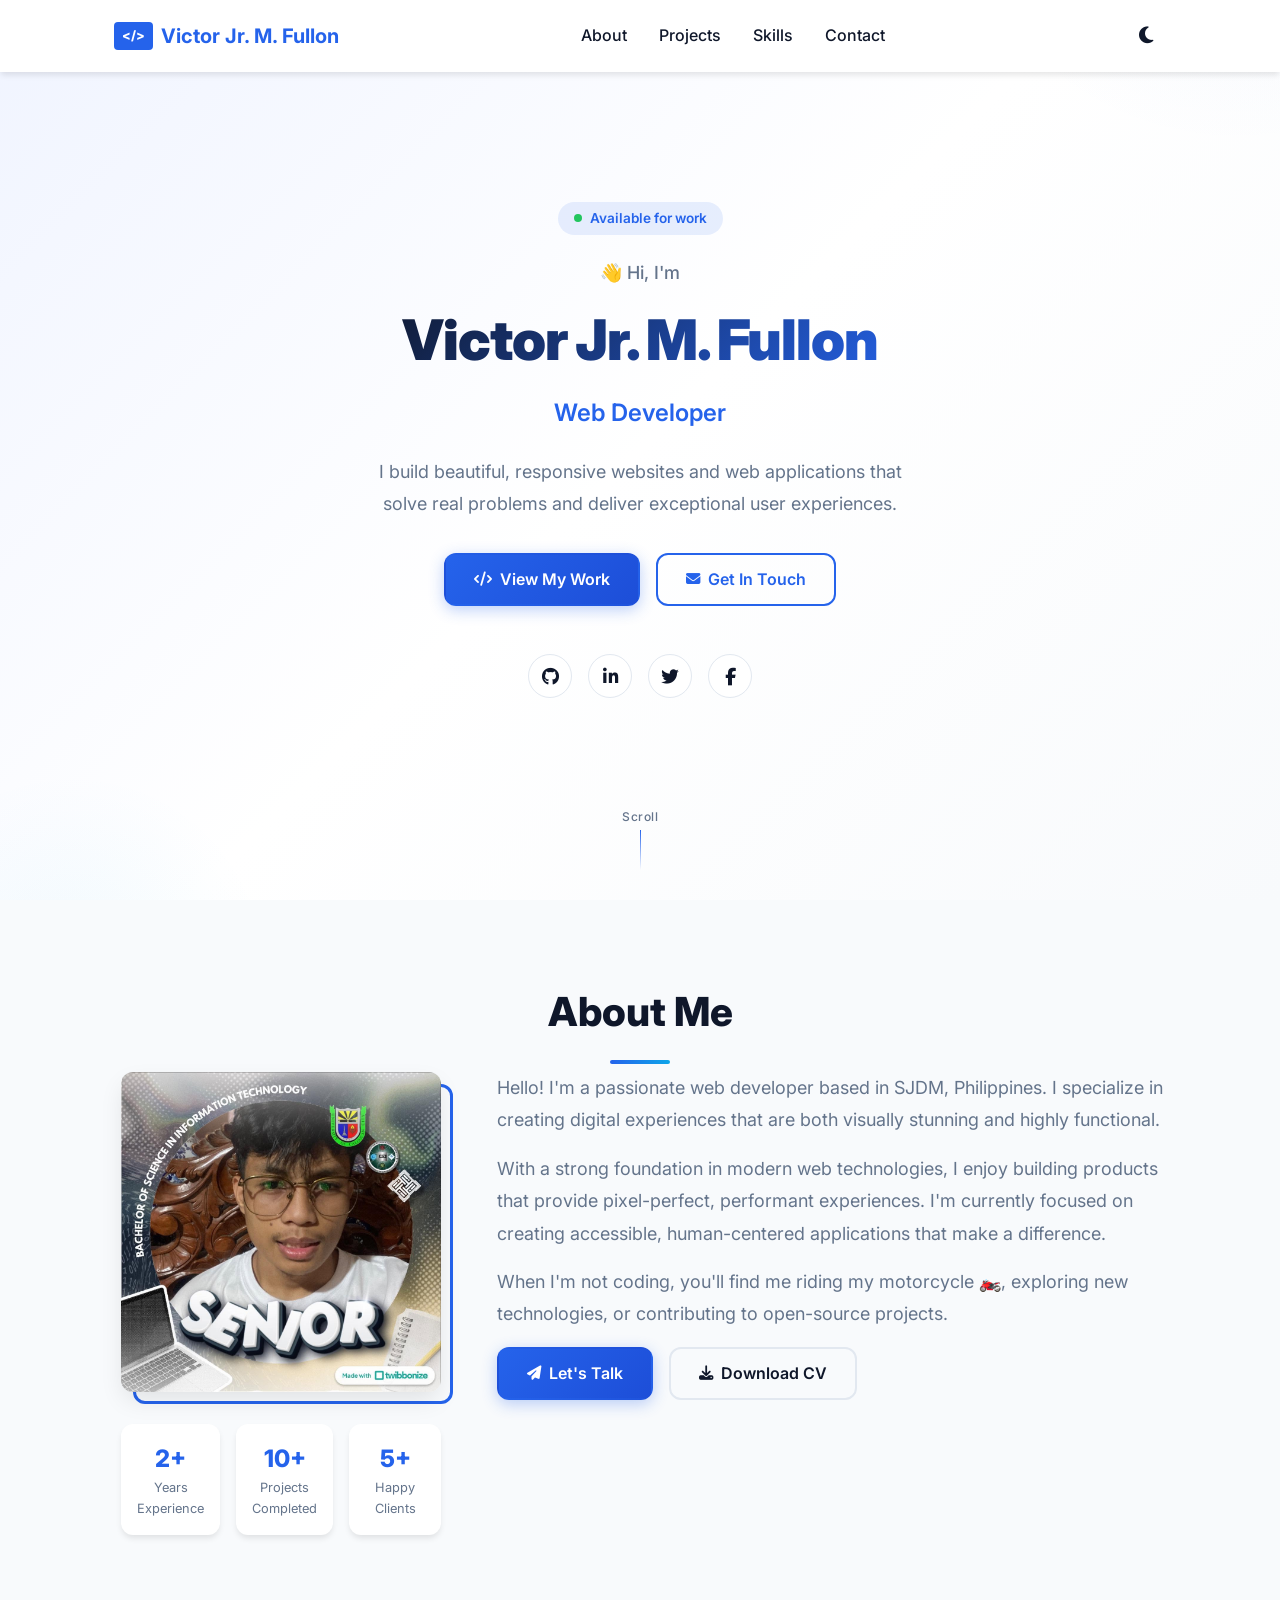
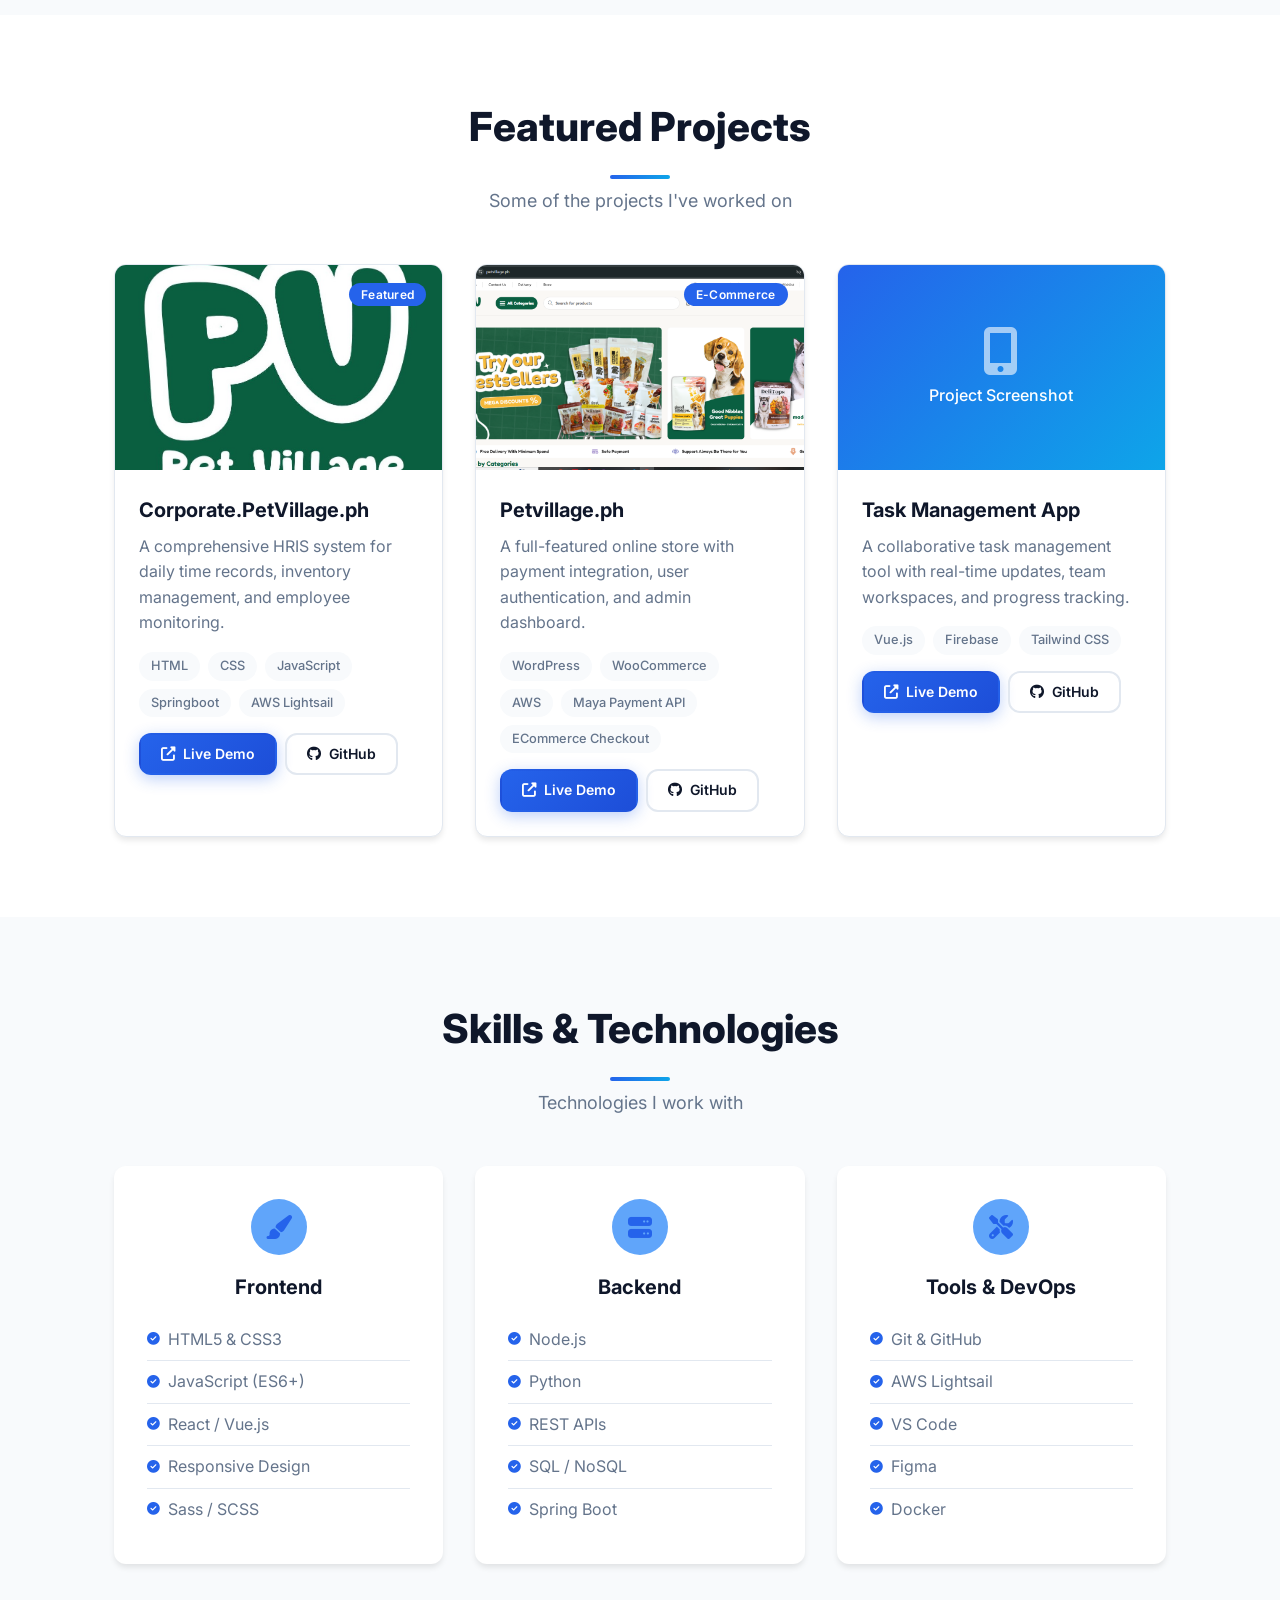
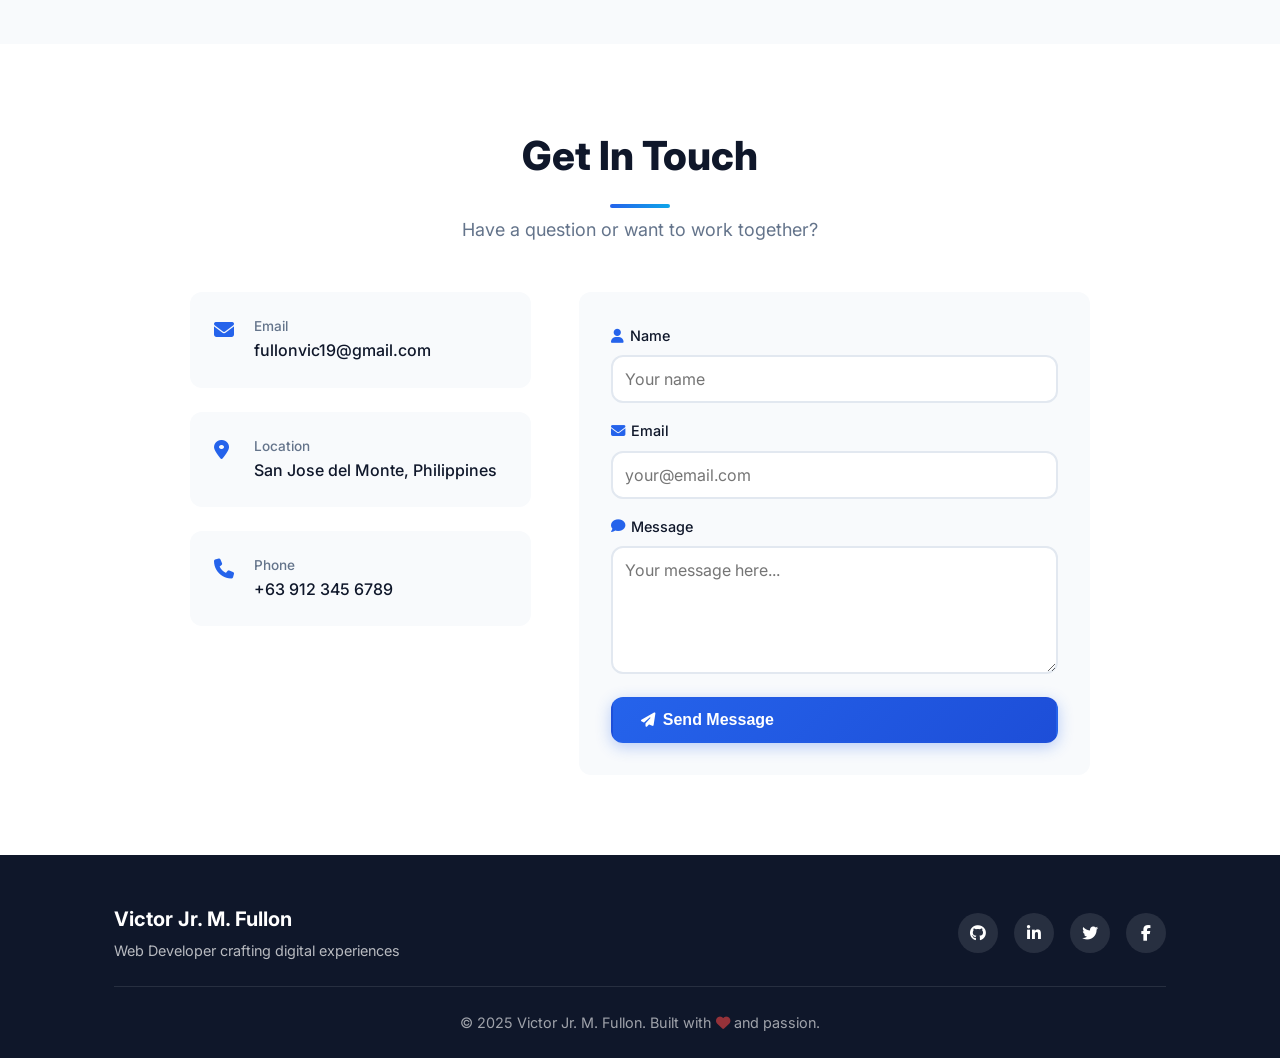
<file: index.html>
<!DOCTYPE html>
<html lang="en">
<head>
    <meta charset="UTF-8">
    <meta name="viewport" content="width=device-width, initial-scale=1.0">
    <title>Victor Jr. M. Fullon | Web Developer Portfolio</title>
    <link rel="stylesheet" href="css/style.css">
    <link rel="preconnect" href="https://fonts.googleapis.com">
    <link href="https://fonts.googleapis.com/css2?family=Inter:wght@400;500;600;700;800;900&display=swap" rel="stylesheet">
    <link rel="stylesheet" href="https://cdnjs.cloudflare.com/ajax/libs/font-awesome/6.5.0/css/all.min.css">
</head>
<body>
    <!-- Navigation -->
    <nav class="navbar" id="navbar">
        <div class="nav-container">
            <a href="#home" class="logo">
                <span class="logo-icon">&#60;/&#62;</span>
                Victor Jr. M. Fullon
            </a>
            <ul class="nav-links">
                <li><a href="#about">About</a></li>
                <li><a href="#projects">Projects</a></li>
                <li><a href="#skills">Skills</a></li>
                <li><a href="#contact">Contact</a></li>
            </ul>

            <button class="dark-mode-toggle" id="darkModeToggle" aria-label="Toggle dark mode">
            <i class="fas fa-moon"></i>
            </button>
            <button class="nav-toggle" aria-label="Toggle navigation">
                <span></span>
                <span></span>
                <span></span>
            </button>
        </div>
    </nav>

    <!-- Hero Section -->
    <header class="hero" id="home">
        <div class="hero-content">
            <div class="hero-badge">
                <span class="badge-pulse"></span>
                Available for work
            </div>
            <p class="hero-greeting">👋 Hi, I'm</p>
            <h1 class="hero-name">Victor Jr. M. Fullon</h1>
            <h2 class="hero-title">Web Developer</h2>
            <p class="hero-description">
                I build beautiful, responsive websites and web applications 
                that solve real problems and deliver exceptional user experiences.
            </p>
            <div class="hero-buttons">
                <a href="#projects" class="btn btn-primary">
                    <i class="fas fa-code"></i> View My Work
                </a>
                <a href="#contact" class="btn btn-secondary">
                    <i class="fas fa-envelope"></i> Get In Touch
                </a>
            </div>
            <div class="hero-social">
                <a href="#" aria-label="GitHub"><i class="fab fa-github"></i></a>
                <a href="#" aria-label="LinkedIn"><i class="fab fa-linkedin-in"></i></a>
                <a href="#" aria-label="Twitter"><i class="fab fa-twitter"></i></a>
                <a href="#" aria-label="Facebook"><i class="fab fa-facebook-f"></i></a>
            </div>
        </div>
        <div class="hero-scroll">
            <span>Scroll</span>
            <div class="scroll-line"></div>
        </div>
    </header>

    <!-- About Section -->
    <section id="about" class="section about">
        <div class="container">
            <h2 class="section-title">About Me</h2>
            <div class="about-content">
                <div class="about-image">
                    <div class="image-wrapper">
                        <img src="img/profile_ni_dev.jpg" alt="Victor Jr. M. Fullon" class="about-photo">
                        <div class="image-border"></div>
                    </div>
                    <div class="about-stats">
                        <div class="stat-item">
                            <span class="stat-number">2+</span>
                            <span class="stat-label">Years Experience</span>
                        </div>
                        <div class="stat-item">
                            <span class="stat-number">10+</span>
                            <span class="stat-label">Projects Completed</span>
                        </div>
                        <div class="stat-item">
                            <span class="stat-number">5+</span>
                            <span class="stat-label">Happy Clients</span>
                        </div>
                    </div>
                </div>
                <div class="about-text">
                    <p>
                        Hello! I'm a passionate web developer based in SJDM, Philippines. 
                        I specialize in creating digital experiences that are both visually 
                        stunning and highly functional.
                    </p>
                    <p>
                        With a strong foundation in modern web technologies, I enjoy building 
                        products that provide pixel-perfect, performant experiences. I'm 
                        currently focused on creating accessible, human-centered applications 
                        that make a difference.
                    </p>
                    <p>
                        When I'm not coding, you'll find me riding my motorcycle 🏍️, 
                        exploring new technologies, or contributing to open-source projects.
                    </p>
                    <div class="about-cta">
                        <a href="#contact" class="btn btn-primary">
                            <i class="fas fa-paper-plane"></i> Let's Talk
                        </a>
                        <a href="files/Fullon_Victor_Jr_M_CV.docx" class="btn btn-outline" download="Victor_Fullon_CV.docx">
                            <i class="fas fa-download"></i> Download CV
                        </a>
                    </div>
                </div>
            </div>
        </div>
    </section>

    <!-- Projects Section -->
    <section id="projects" class="section projects">
        <div class="container">
            <h2 class="section-title">Featured Projects</h2>
            <p class="section-subtitle">Some of the projects I've worked on</p>
            <div class="projects-grid">
                <!-- Project 1 -->
                <article class="project-card">
                    <div class="project-image">
                        <img src="img/logo.jpg" alt="PetVillage Corporate System" class="project-photo">
                        <div class="project-overlay">
                            <span class="project-tag">Featured</span>
                        </div>
                    </div>
                    <div class="project-info">
                        <h3>Corporate.PetVillage.ph</h3>
                        <p>A comprehensive HRIS system for daily time records, inventory management, and employee monitoring.</p>
                        <div class="project-tech">
                            <span>HTML</span>
                            <span>CSS</span>
                            <span>JavaScript</span>
                            <span>Springboot</span>
                            <span>AWS Lightsail</span>
                        </div>
                        <div class="project-links">
                            <a href="pvcorp.html" class="btn btn-small btn-primary">
                                <i class="fas fa-external-link-alt"></i> Live Demo
                            </a>
                            <a href="#" class="btn btn-small btn-outline">
                                <i class="fab fa-github"></i> GitHub
                            </a>
                        </div>
                    </div>
                </article>

               <!-- Project 2 -->
<article class="project-card">
    <div class="project-image">
        <img src="img/Capture4.PNG" alt="PetVillage E-Commerce Website" class="project-photo">
        <div class="project-overlay">
            <span class="project-tag">E-Commerce</span>
        </div>
    </div>
    <div class="project-info">
        <h3>Petvillage.ph</h3>
        <p>A full-featured online store with payment integration, user authentication, and admin dashboard.</p>
        <div class="project-tech">
            <span>WordPress</span>
            <span>WooCommerce</span>
            <span>AWS</span>
            <span>Maya Payment API</span>
            <span>ECommerce Checkout</span>
        </div>
        <div class="project-links">
            <a href="https://petvillage.ph/" class="btn btn-small btn-primary">
                <i class="fas fa-external-link-alt"></i> Live Demo
            </a>
            <a href="#" class="btn btn-small btn-outline">
                <i class="fab fa-github"></i> GitHub
            </a>
        </div>
    </div>
</article>

                <!-- Project 3 -->
                <article class="project-card">
                    <div class="project-image">
                        <div class="image-placeholder">
                            <i class="fas fa-mobile-alt fa-3x"></i>
                            <span>Project Screenshot</span>
                        </div>
                    </div>
                    <div class="project-info">
                        <h3>Task Management App</h3>
                        <p>A collaborative task management tool with real-time updates, team workspaces, and progress tracking.</p>
                        <div class="project-tech">
                            <span>Vue.js</span>
                            <span>Firebase</span>
                            <span>Tailwind CSS</span>
                        </div>
                        <div class="project-links">
                            <a href="#" class="btn btn-small btn-primary">
                                <i class="fas fa-external-link-alt"></i> Live Demo
                            </a>
                            <a href="#" class="btn btn-small btn-outline">
                                <i class="fab fa-github"></i> GitHub
                            </a>
                        </div>
                    </div>
                </article>
            </div>
        </div>
    </section>

    <!-- Skills Section -->
    <section id="skills" class="section skills">
        <div class="container">
            <h2 class="section-title">Skills & Technologies</h2>
            <p class="section-subtitle">Technologies I work with</p>
            <div class="skills-grid">
                <div class="skill-category">
                    <div class="skill-icon"><i class="fas fa-paint-brush"></i></div>
                    <h3>Frontend</h3>
                    <ul class="skill-list">
                        <li><i class="fas fa-check-circle"></i> HTML5 & CSS3</li>
                        <li><i class="fas fa-check-circle"></i> JavaScript (ES6+)</li>
                        <li><i class="fas fa-check-circle"></i> React / Vue.js</li>
                        <li><i class="fas fa-check-circle"></i> Responsive Design</li>
                        <li><i class="fas fa-check-circle"></i> Sass / SCSS</li>
                    </ul>
                </div>
                <div class="skill-category">
                    <div class="skill-icon"><i class="fas fa-server"></i></div>
                    <h3>Backend</h3>
                    <ul class="skill-list">
                        <li><i class="fas fa-check-circle"></i> Node.js</li>
                        <li><i class="fas fa-check-circle"></i> Python</li>
                        <li><i class="fas fa-check-circle"></i> REST APIs</li>
                        <li><i class="fas fa-check-circle"></i> SQL / NoSQL</li>
                        <li><i class="fas fa-check-circle"></i> Spring Boot</li>
                    </ul>
                </div>
                <div class="skill-category">
                    <div class="skill-icon"><i class="fas fa-tools"></i></div>
                    <h3>Tools & DevOps</h3>
                    <ul class="skill-list">
                        <li><i class="fas fa-check-circle"></i> Git & GitHub</li>
                        <li><i class="fas fa-check-circle"></i> AWS Lightsail</li>
                        <li><i class="fas fa-check-circle"></i> VS Code</li>
                        <li><i class="fas fa-check-circle"></i> Figma</li>
                        <li><i class="fas fa-check-circle"></i> Docker</li>
                    </ul>
                </div>
            </div>
        </div>
    </section>

    <!-- Contact Section -->
    <section id="contact" class="section contact">
        <div class="container">
            <h2 class="section-title">Get In Touch</h2>
            <p class="section-subtitle">Have a question or want to work together?</p>
            <div class="contact-wrapper">
                <div class="contact-info">
                    <div class="contact-item">
                        <i class="fas fa-envelope"></i>
                        <div>
                            <h4>Email</h4>
                            <a href="mailto:fullonvic19@gmail.com">fullonvic19@gmail.com</a>
                        </div>
                    </div>
                    <div class="contact-item">
                        <i class="fas fa-map-marker-alt"></i>
                        <div>
                            <h4>Location</h4>
                            <span>San Jose del Monte, Philippines</span>
                        </div>
                    </div>
                    <div class="contact-item">
                        <i class="fas fa-phone"></i>
                        <div>
                            <h4>Phone</h4>
                            <a href="tel:+639123456789">+63 912 345 6789</a>
                        </div>
                    </div>
                </div>
                <form class="contact-form" id="contactForm">
                    <div class="form-group">
                        <label for="name">
                            <i class="fas fa-user"></i> Name
                        </label>
                        <input type="text" id="name" name="name" placeholder="Your name" required>
                    </div>
                    <div class="form-group">
                        <label for="email">
                            <i class="fas fa-envelope"></i> Email
                        </label>
                        <input type="email" id="email" name="email" placeholder="your@email.com" required>
                    </div>
                    <div class="form-group">
                        <label for="message">
                            <i class="fas fa-comment"></i> Message
                        </label>
                        <textarea id="message" name="message" rows="5" placeholder="Your message here..." required></textarea>
                    </div>
                    <button type="submit" class="btn btn-primary">
                        <i class="fas fa-paper-plane"></i> Send Message
                    </button>
                </form>
            </div>
        </div>
    </section>

    <!-- Footer -->
    <footer class="footer">
        <div class="container">
            <div class="footer-content">
                <div class="footer-info">
                    <h3>Victor Jr. M. Fullon</h3>
                    <p>Web Developer crafting digital experiences</p>
                </div>
                <div class="footer-social">
                    <a href="#" aria-label="GitHub"><i class="fab fa-github"></i></a>
                    <a href="#" aria-label="LinkedIn"><i class="fab fa-linkedin-in"></i></a>
                    <a href="#" aria-label="Twitter"><i class="fab fa-twitter"></i></a>
                    <a href="#" aria-label="Facebook"><i class="fab fa-facebook-f"></i></a>
                </div>
            </div>
            <div class="footer-bottom">
                <p>&copy; 2025 Victor Jr. M. Fullon. Built with <i class="fas fa-heart" style="color: #ef4444;"></i> and passion.</p>
            </div>
        </div>
    </footer>

    <script src="js/main.js"></script>
</body>
</html>
</file>
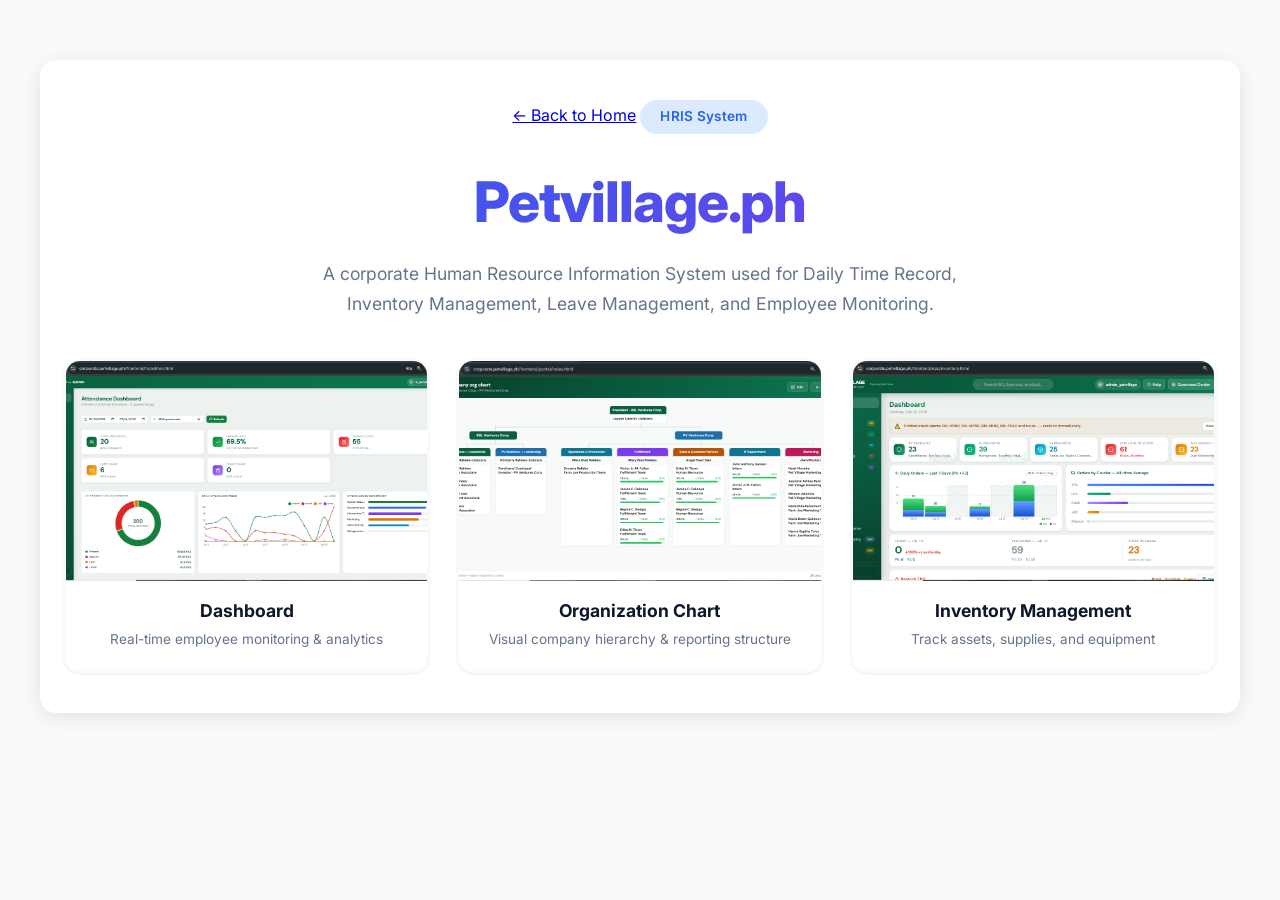
<file: pvcorp.html>
<!DOCTYPE html>
<html lang="en">
<head>
    <meta charset="UTF-8">
    <meta name="viewport" content="width=device-width, initial-scale=1.0">
    <title>Pet Village - HRIS System</title>
    <link rel="stylesheet" href="css/pvcorp.css">
</head>
<body>

    <section class="project-showcase">

        <a href = "index.html" class = "back-home"> ← Back to Home</a>

        <!-- Badge -->
        <span class="badge">HRIS System</span>
        
        <h1>Petvillage.ph</h1>
        
        <p class="subtitle">
            A corporate Human Resource Information System used for Daily Time Record,
            Inventory Management, Leave Management, and Employee Monitoring.
        </p>

        <!-- Screenshot Gallery -->
        <div class="screenshots">

            <div class="shot">
                <img src="img/Capture.PNG" alt="Petvillage Dashboard">
                <div class="shot-content">
                    <h3>Dashboard</h3>
                    <p class="shot-desc">Real-time employee monitoring & analytics</p>
                </div>
            </div>

            <div class="shot">
                <img src="img/Capture2.PNG" alt="Petvillage Orgchart">
                <div class="shot-content">
                    <h3>Organization Chart</h3>
                    <p class="shot-desc">Visual company hierarchy & reporting structure</p>
                </div>
            </div>

            <div class="shot">
                <img src="img/Capture3.PNG" alt="Petvillage Inventory">
                <div class="shot-content">
                    <h3>Inventory Management</h3>
                    <p class="shot-desc">Track assets, supplies, and equipment</p>
                </div>
            </div>

        </div>
    </section>

</body>
</html>
</file>
<file: css/style.css>
/* ===== CSS Variables with Dark Mode Support ===== */
:root {
    /* Light Mode Colors */
    --color-primary: #2563eb;
    --color-primary-dark: #1d4ed8;
    --color-primary-light: #60a5fa;
    --color-secondary: #64748b;
    --color-text: #0f172a;
    --color-text-light: #64748b;
    --color-background: #ffffff;
    --color-background-alt: #f8fafc;
    --color-border: #e2e8f0;
    --color-accent: #0ea5e9;
    --color-success: #22c55e;
    --color-shadow: rgba(0, 0, 0, 0.1);
    --color-shadow-lg: rgba(0, 0, 0, 0.15);
    --color-shadow-xl: rgba(0, 0, 0, 0.2);
    --color-card-bg: #ffffff;
    --color-input-bg: #ffffff;
    --color-nav-bg: rgba(255, 255, 255, 0.95);
    --color-hero-bg-start: #f0f4ff;
    --color-hero-bg-mid: #ffffff;
    --color-hero-bg-end: #f8fafc;
    --color-footer-bg: #0f172a;
    --color-footer-text: #ffffff;
    --color-icon-hover-bg: rgba(255, 255, 255, 0.1);
    
    --font-family: 'Inter', -apple-system, BlinkMacSystemFont, sans-serif;
    --font-size-base: 1rem;
    --font-size-lg: 1.125rem;
    --font-size-xl: 1.25rem;
    --font-size-2xl: 1.5rem;
    --font-size-3xl: 2rem;
    --font-size-4xl: 2.5rem;
    --font-size-5xl: 3.5rem;
    
    --spacing-xs: 0.5rem;
    --spacing-sm: 1rem;
    --spacing-md: 1.5rem;
    --spacing-lg: 2rem;
    --spacing-xl: 3rem;
    --spacing-2xl: 5rem;
    
    --border-radius: 12px;
    --box-shadow: 0 4px 6px -1px rgba(0, 0, 0, 0.1);
    --box-shadow-lg: 0 10px 25px -3px rgba(0, 0, 0, 0.1);
    --box-shadow-xl: 0 20px 60px -10px rgba(0, 0, 0, 0.15);
    --transition: all 0.3s cubic-bezier(0.4, 0, 0.2, 1);
}

/* Dark Mode Variables */
[data-theme="dark"] {
    --color-primary: #60a5fa;
    --color-primary-dark: #3b82f6;
    --color-primary-light: #93bbfc;
    --color-secondary: #94a3b8;
    --color-text: #f1f5f9;
    --color-text-light: #94a3b8;
    --color-background: #0f172a;
    --color-background-alt: #1e293b;
    --color-border: #334155;
    --color-accent: #38bdf8;
    --color-success: #4ade80;
    --color-shadow: rgba(0, 0, 0, 0.3);
    --color-shadow-lg: rgba(0, 0, 0, 0.4);
    --color-shadow-xl: rgba(0, 0, 0, 0.5);
    --color-card-bg: #1e293b;
    --color-input-bg: #1e293b;
    --color-nav-bg: rgba(15, 23, 42, 0.95);
    --color-hero-bg-start: #0f172a;
    --color-hero-bg-mid: #1e293b;
    --color-hero-bg-end: #0f172a;
    --color-footer-bg: #0a0f1a;
    --color-footer-text: #f1f5f9;
    --color-icon-hover-bg: rgba(255, 255, 255, 0.05);
    
    --box-shadow: 0 4px 6px -1px rgba(0, 0, 0, 0.3);
    --box-shadow-lg: 0 10px 25px -3px rgba(0, 0, 0, 0.4);
    --box-shadow-xl: 0 20px 60px -10px rgba(0, 0, 0, 0.5);
}

/* ===== Smooth Theme Transition ===== */
* {
    transition: background-color 0.3s ease, 
                color 0.3s ease, 
                border-color 0.3s ease,
                box-shadow 0.3s ease,
                background 0.3s ease,
                transform 0.3s ease;
}

/* Prevent transition on page load */
.no-transition * {
    transition: none !important;
}

/* ===== Reset & Base ===== */
*,
*::before,
*::after {
    box-sizing: border-box;
    margin: 0;
    padding: 0;
}

/* Keep transitions disabled for pseudo-elements on page load */
.no-transition *::before,
.no-transition *::after {
    transition: none !important;
}

html {
    scroll-behavior: smooth;
}

body {
    font-family: var(--font-family);
    font-size: var(--font-size-base);
    line-height: 1.6;
    color: var(--color-text);
    background-color: var(--color-background);
    overflow-x: hidden;
}

::selection {
    background: var(--color-primary);
    color: white;
}

a {
    color: var(--color-primary);
    text-decoration: none;
    transition: var(--transition);
}

a:hover {
    color: var(--color-primary-dark);
}

img {
    max-width: 100%;
    height: auto;
    display: block;
}

ul {
    list-style: none;
}

/* ===== Dark Mode Toggle Button ===== */
.dark-mode-toggle {
    background: none;
    border: none;
    cursor: pointer;
    font-size: 1.2rem;
    padding: 8px;
    border-radius: 50%;
    transition: var(--transition);
    color: var(--color-text);
    display: flex;
    align-items: center;
    justify-content: center;
    width: 40px;
    height: 40px;
    position: relative;
}

.dark-mode-toggle:hover {
    background: var(--color-background-alt);
    transform: rotate(20deg);
}

.dark-mode-toggle i {
    transition: transform 0.3s ease;
}

[data-theme="dark"] .dark-mode-toggle i {
    transform: rotate(360deg);
}

/* ===== Utilities ===== */
.container {
    width: 100%;
    max-width: 1100px;
    margin: 0 auto;
    padding: 0 var(--spacing-md);
}

.section {
    padding: var(--spacing-2xl) 0;
}

.section-title {
    font-size: var(--font-size-4xl);
    font-weight: 800;
    text-align: center;
    margin-bottom: var(--spacing-xs);
    position: relative;
}

.section-title::after {
    content: '';
    display: block;
    width: 60px;
    height: 4px;
    background: linear-gradient(90deg, var(--color-primary), var(--color-accent));
    margin: var(--spacing-sm) auto 0;
    border-radius: 2px;
}

.section-subtitle {
    text-align: center;
    color: var(--color-text-light);
    font-size: var(--font-size-lg);
    margin-bottom: var(--spacing-xl);
}

/* ===== Buttons ===== */
.btn {
    display: inline-flex;
    align-items: center;
    gap: 8px;
    padding: 0.75rem 1.75rem;
    font-size: var(--font-size-base);
    font-weight: 600;
    text-align: center;
    border: 2px solid transparent;
    border-radius: var(--border-radius);
    cursor: pointer;
    transition: var(--transition);
    position: relative;
    overflow: hidden;
}

.btn i {
    font-size: 0.9rem;
}

.btn-primary {
    background: linear-gradient(135deg, var(--color-primary), var(--color-primary-dark));
    color: white;
    box-shadow: 0 4px 15px rgba(37, 99, 235, 0.3);
}

[data-theme="dark"] .btn-primary {
    box-shadow: 0 4px 15px rgba(96, 165, 250, 0.2);
}

.btn-primary:hover {
    transform: translateY(-2px);
    box-shadow: 0 8px 25px rgba(37, 99, 235, 0.4);
    color: white;
}

[data-theme="dark"] .btn-primary:hover {
    box-shadow: 0 8px 25px rgba(96, 165, 250, 0.3);
}

.btn-secondary {
    background: transparent;
    color: var(--color-primary);
    border-color: var(--color-primary);
}

.btn-secondary:hover {
    background: var(--color-primary);
    color: white;
    transform: translateY(-2px);
}

.btn-outline {
    background: transparent;
    color: var(--color-text);
    border-color: var(--color-border);
}

.btn-outline:hover {
    border-color: var(--color-primary);
    color: var(--color-primary);
    transform: translateY(-2px);
}

.btn-small {
    padding: 0.5rem 1.25rem;
    font-size: 0.875rem;
}

/* ===== Navigation ===== */
.navbar {
    position: fixed;
    top: 0;
    left: 0;
    right: 0;
    background: var(--color-nav-bg);
    backdrop-filter: blur(10px);
    box-shadow: var(--box-shadow);
    z-index: 1000;
    transition: var(--transition);
}

.navbar.scrolled {
    box-shadow: var(--box-shadow-lg);
}

.nav-container {
    display: flex;
    justify-content: space-between;
    align-items: center;
    padding: var(--spacing-sm) var(--spacing-md);
    max-width: 1100px;
    margin: 0 auto;
}

.logo {
    font-size: var(--font-size-xl);
    font-weight: 700;
    color: var(--color-primary);
    display: flex;
    align-items: center;
    gap: 8px;
}

.logo-icon {
    background: var(--color-primary);
    color: white;
    padding: 4px 8px;
    border-radius: 4px;
    font-size: 0.8rem;
    font-weight: 800;
}

.nav-links {
    display: flex;
    gap: var(--spacing-lg);
}

.nav-links a {
    color: var(--color-text);
    font-weight: 500;
    position: relative;
    padding: 4px 0;
}

.nav-links a::after {
    content: '';
    position: absolute;
    bottom: -2px;
    left: 0;
    width: 0;
    height: 2.5px;
    background: var(--color-primary);
    transition: var(--transition);
    border-radius: 2px;
}

.nav-links a:hover::after,
.nav-links a.active::after {
    width: 100%;
}

.nav-toggle {
    display: none;
    flex-direction: column;
    gap: 5px;
    background: none;
    border: none;
    cursor: pointer;
    padding: 5px;
    z-index: 1001;
}

.nav-toggle span {
    display: block;
    width: 25px;
    height: 2.5px;
    background: var(--color-text);
    transition: var(--transition);
    border-radius: 2px;
}

.nav-toggle.active span:nth-child(1) {
    transform: rotate(45deg) translate(5px, 5px);
}

.nav-toggle.active span:nth-child(2) {
    opacity: 0;
}

.nav-toggle.active span:nth-child(3) {
    transform: rotate(-45deg) translate(5px, -5px);
}

/* ===== Hero Section ===== */
.hero {
    min-height: 100vh;
    display: flex;
    align-items: center;
    justify-content: center;
    padding: var(--spacing-2xl) var(--spacing-md);
    background: linear-gradient(135deg, var(--color-hero-bg-start) 0%, var(--color-hero-bg-mid) 50%, var(--color-hero-bg-end) 100%);
    position: relative;
    overflow: hidden;
}

.hero::before {
    content: '';
    position: absolute;
    top: -50%;
    right: -20%;
    width: 600px;
    height: 600px;
    background: radial-gradient(circle, rgba(37, 99, 235, 0.05) 0%, transparent 70%);
    border-radius: 50%;
    pointer-events: none;
}

[data-theme="dark"] .hero::before {
    background: radial-gradient(circle, rgba(96, 165, 250, 0.08) 0%, transparent 70%);
}

.hero::after {
    content: '';
    position: absolute;
    bottom: -30%;
    left: -10%;
    width: 400px;
    height: 400px;
    background: radial-gradient(circle, rgba(14, 165, 233, 0.05) 0%, transparent 70%);
    border-radius: 50%;
    pointer-events: none;
}

[data-theme="dark"] .hero::after {
    background: radial-gradient(circle, rgba(56, 189, 248, 0.08) 0%, transparent 70%);
}

.hero-content {
    text-align: center;
    max-width: 800px;
    position: relative;
    z-index: 1;
    animation: fadeInUp 1s ease;
}

@keyframes fadeInUp {
    from {
        opacity: 0;
        transform: translateY(30px);
    }
    to {
        opacity: 1;
        transform: translateY(0);
    }
}

.hero-badge {
    display: inline-flex;
    align-items: center;
    gap: 8px;
    background: rgba(37, 99, 235, 0.1);
    color: var(--color-primary);
    padding: 6px 16px;
    border-radius: 100px;
    font-size: 0.85rem;
    font-weight: 600;
    margin-bottom: var(--spacing-md);
}

[data-theme="dark"] .hero-badge {
    background: rgba(96, 165, 250, 0.15);
}

.badge-pulse {
    display: inline-block;
    width: 8px;
    height: 8px;
    background: var(--color-success);
    border-radius: 50%;
    animation: pulse 2s infinite;
}

@keyframes pulse {
    0%, 100% {
        opacity: 1;
        transform: scale(1);
    }
    50% {
        opacity: 0.5;
        transform: scale(0.8);
    }
}

.hero-greeting {
    font-size: var(--font-size-lg);
    color: var(--color-text-light);
    font-weight: 500;
    margin-bottom: var(--spacing-xs);
}

.hero-name {
    font-size: clamp(2.5rem, 8vw, var(--font-size-5xl));
    font-weight: 900;
    margin-bottom: var(--spacing-xs);
    background: linear-gradient(135deg, var(--color-text) 0%, var(--color-primary) 100%);
    -webkit-background-clip: text;
    -webkit-text-fill-color: transparent;
    background-clip: text;
    letter-spacing: -0.02em;
}

.hero-title {
    font-size: var(--font-size-2xl);
    color: var(--color-primary);
    font-weight: 600;
    margin-bottom: var(--spacing-md);
    -webkit-text-fill-color: var(--color-primary);
}

.hero-description {
    font-size: var(--font-size-lg);
    color: var(--color-text-light);
    margin-bottom: var(--spacing-lg);
    max-width: 550px;
    margin-left: auto;
    margin-right: auto;
    line-height: 1.8;
}

.hero-buttons {
    display: flex;
    gap: var(--spacing-sm);
    justify-content: center;
    flex-wrap: wrap;
    margin-bottom: var(--spacing-xl);
}

.hero-social {
    display: flex;
    gap: var(--spacing-sm);
    justify-content: center;
}

.hero-social a {
    display: flex;
    align-items: center;
    justify-content: center;
    width: 44px;
    height: 44px;
    border-radius: 50%;
    background: var(--color-background);
    color: var(--color-text);
    border: 1px solid var(--color-border);
    transition: var(--transition);
    font-size: 1.1rem;
}

[data-theme="dark"] .hero-social a {
    background: var(--color-background-alt);
}

.hero-social a:hover {
    background: var(--color-primary);
    color: white;
    border-color: var(--color-primary);
    transform: translateY(-3px);
    box-shadow: 0 8px 20px rgba(37, 99, 235, 0.25);
}

.hero-scroll {
    position: absolute;
    bottom: 30px;
    left: 50%;
    transform: translateX(-50%);
    display: flex;
    flex-direction: column;
    align-items: center;
    gap: 4px;
    color: var(--color-text-light);
    font-size: 0.75rem;
    font-weight: 500;
    letter-spacing: 0.5px;
}

.scroll-line {
    width: 1px;
    height: 40px;
    background: linear-gradient(180deg, var(--color-primary), transparent);
    animation: scrollDown 1.5s ease-in-out infinite;
}

@keyframes scrollDown {
    0%, 100% {
        transform: scaleY(0);
        opacity: 0;
    }
    50% {
        transform: scaleY(1);
        opacity: 1;
    }
}

/* ===== About Section ===== */
.about {
    background: var(--color-background-alt);
}

.about-content {
    display: grid;
    grid-template-columns: 1fr 2fr;
    gap: var(--spacing-xl);
    align-items: start;
}

.about-image {
    display: flex;
    flex-direction: column;
    align-items: center;
    gap: var(--spacing-lg);
}

.image-wrapper {
    position: relative;
    width: 100%;
    max-width: 320px;
}

.about-photo {
    width: 100%;
    border-radius: var(--border-radius);
    position: relative;
    z-index: 1;
    box-shadow: var(--box-shadow-lg);
}

.image-border {
    position: absolute;
    top: 12px;
    left: 12px;
    width: 100%;
    height: 100%;
    border: 3px solid var(--color-primary);
    border-radius: var(--border-radius);
    z-index: 0;
}

.about-stats {
    display: grid;
    grid-template-columns: repeat(3, 1fr);
    gap: var(--spacing-sm);
    width: 100%;
    max-width: 320px;
}

.stat-item {
    text-align: center;
    background: var(--color-card-bg);
    padding: var(--spacing-sm);
    border-radius: var(--border-radius);
    box-shadow: var(--box-shadow);
}

.stat-number {
    display: block;
    font-size: var(--font-size-2xl);
    font-weight: 800;
    color: var(--color-primary);
}

.stat-label {
    display: block;
    font-size: 0.8rem;
    color: var(--color-text-light);
}

.about-text p {
    margin-bottom: var(--spacing-sm);
    color: var(--color-text-light);
    font-size: var(--font-size-lg);
    line-height: 1.8;
}

.about-text p:last-child {
    margin-bottom: var(--spacing-md);
}

.about-cta {
    display: flex;
    gap: var(--spacing-sm);
    flex-wrap: wrap;
}

/* ===== Projects Section ===== */
.projects-grid {
    display: grid;
    grid-template-columns: repeat(auto-fit, minmax(320px, 1fr));
    gap: var(--spacing-lg);
}

.project-card {
    background: var(--color-card-bg);
    border-radius: var(--border-radius);
    overflow: hidden;
    box-shadow: var(--box-shadow);
    transition: var(--transition);
    border: 1px solid var(--color-border);
}

.project-card:hover {
    transform: translateY(-8px);
    box-shadow: var(--box-shadow-xl);
    border-color: var(--color-primary-light);
}

.project-image {
    position: relative;
    overflow: hidden;
    aspect-ratio: 16/10;
    background: var(--color-background-alt);
}

.project-photo {
    width: 100%;
    height: 100%;
    object-fit: cover;
    transition: var(--transition);
}

.project-card:hover .project-photo {
    transform: scale(1.05);
}

.project-overlay {
    position: absolute;
    top: var(--spacing-sm);
    right: var(--spacing-sm);
}

.project-tag {
    background: var(--color-primary);
    color: white;
    padding: 4px 12px;
    border-radius: 20px;
    font-size: 0.75rem;
    font-weight: 600;
    letter-spacing: 0.3px;
}

[data-theme="dark"] .project-tag {
    background: var(--color-primary-dark);
}

.image-placeholder {
    width: 100%;
    height: 100%;
    display: flex;
    flex-direction: column;
    align-items: center;
    justify-content: center;
    gap: var(--spacing-xs);
    background: linear-gradient(135deg, var(--color-primary), var(--color-accent));
    color: white;
    font-weight: 500;
}

.image-placeholder i {
    opacity: 0.6;
}

.project-info {
    padding: var(--spacing-md);
}

.project-info h3 {
    font-size: var(--font-size-xl);
    font-weight: 700;
    margin-bottom: var(--spacing-xs);
    color: var(--color-text);
}

.project-info p {
    color: var(--color-text-light);
    margin-bottom: var(--spacing-sm);
    line-height: 1.6;
}

.project-tech {
    display: flex;
    flex-wrap: wrap;
    gap: var(--spacing-xs);
    margin-bottom: var(--spacing-sm);
}

.project-tech span {
    background: var(--color-background-alt);
    padding: 0.25rem 0.75rem;
    border-radius: 20px;
    font-size: 0.8rem;
    color: var(--color-secondary);
    font-weight: 500;
}

.project-links {
    display: flex;
    gap: var(--spacing-xs);
    flex-wrap: wrap;
}

/* ===== Skills Section ===== */
.skills {
    background: var(--color-background-alt);
}

.skills-grid {
    display: grid;
    grid-template-columns: repeat(auto-fit, minmax(280px, 1fr));
    gap: var(--spacing-lg);
}

.skill-category {
    background: var(--color-card-bg);
    padding: var(--spacing-lg);
    border-radius: var(--border-radius);
    box-shadow: var(--box-shadow);
    text-align: center;
    transition: var(--transition);
    border: 1px solid transparent;
}

.skill-category:hover {
    transform: translateY(-4px);
    box-shadow: var(--box-shadow-lg);
    border-color: var(--color-primary-light);
}

.skill-icon {
    display: inline-flex;
    align-items: center;
    justify-content: center;
    width: 56px;
    height: 56px;
    border-radius: 50%;
    background: var(--color-primary-light);
    color: var(--color-primary);
    font-size: 1.5rem;
    margin-bottom: var(--spacing-sm);
    transition: var(--transition);
}

.skill-category:hover .skill-icon {
    background: var(--color-primary);
    color: white;
    transform: scale(1.1);
}

.skill-category h3 {
    font-size: var(--font-size-xl);
    font-weight: 700;
    margin-bottom: var(--spacing-sm);
    color: var(--color-text);
}

.skill-list li {
    padding: var(--spacing-xs) 0;
    color: var(--color-text-light);
    display: flex;
    align-items: center;
    gap: 8px;
    border-bottom: 1px solid var(--color-border);
}

.skill-list li:last-child {
    border-bottom: none;
}

.skill-list li i {
    color: var(--color-primary);
    font-size: 0.8rem;
}

/* ===== Contact Section ===== */
.contact {
    background: var(--color-background);
}

.contact-wrapper {
    display: grid;
    grid-template-columns: 1fr 1.5fr;
    gap: var(--spacing-xl);
    max-width: 900px;
    margin: 0 auto;
}

.contact-info {
    display: flex;
    flex-direction: column;
    gap: var(--spacing-md);
}

.contact-item {
    display: flex;
    align-items: flex-start;
    gap: var(--spacing-sm);
    padding: var(--spacing-md);
    background: var(--color-background-alt);
    border-radius: var(--border-radius);
    transition: var(--transition);
}

.contact-item:hover {
    transform: translateX(4px);
}

.contact-item i {
    font-size: 1.25rem;
    color: var(--color-primary);
    margin-top: 4px;
    width: 24px;
}

.contact-item h4 {
    font-size: 0.85rem;
    color: var(--color-text-light);
    font-weight: 500;
}

.contact-item a,
.contact-item span {
    color: var(--color-text);
    font-weight: 500;
}

.contact-item a:hover {
    color: var(--color-primary);
}

.contact-form {
    background: var(--color-background-alt);
    padding: var(--spacing-lg);
    border-radius: var(--border-radius);
}

.form-group {
    margin-bottom: var(--spacing-sm);
}

.form-group label {
    display: flex;
    align-items: center;
    gap: 6px;
    margin-bottom: var(--spacing-xs);
    font-weight: 500;
    font-size: 0.9rem;
}

.form-group label i {
    color: var(--color-primary);
}

.form-group input,
.form-group textarea {
    width: 100%;
    padding: 0.75rem;
    border: 2px solid var(--color-border);
    border-radius: var(--border-radius);
    font-family: inherit;
    font-size: var(--font-size-base);
    transition: var(--transition);
    background: var(--color-input-bg);
    color: var(--color-text);
}

.form-group input:focus,
.form-group textarea:focus {
    outline: none;
    border-color: var(--color-primary);
    box-shadow: 0 0 0 4px rgba(37, 99, 235, 0.1);
}

[data-theme="dark"] .form-group input:focus,
[data-theme="dark"] .form-group textarea:focus {
    box-shadow: 0 0 0 4px rgba(96, 165, 250, 0.15);
}

.contact-form .btn {
    width: 100%;
}

/* ===== Footer ===== */
.footer {
    background: var(--color-footer-bg);
    color: var(--color-footer-text);
    padding: var(--spacing-xl) 0 var(--spacing-md);
}

.footer-content {
    display: flex;
    justify-content: space-between;
    align-items: center;
    padding-bottom: var(--spacing-md);
    border-bottom: 1px solid rgba(255, 255, 255, 0.1);
    margin-bottom: var(--spacing-md);
}

.footer-info h3 {
    font-size: var(--font-size-xl);
    font-weight: 700;
    margin-bottom: 4px;
}

.footer-info p {
    opacity: 0.7;
    font-size: 0.9rem;
}

.footer-social {
    display: flex;
    gap: var(--spacing-sm);
}

.footer-social a {
    display: flex;
    align-items: center;
    justify-content: center;
    width: 40px;
    height: 40px;
    border-radius: 50%;
    background: var(--color-icon-hover-bg);
    color: var(--color-footer-text);
    transition: var(--transition);
}

.footer-social a:hover {
    background: var(--color-primary);
    color: white;
    transform: translateY(-3px);
}

.footer-bottom {
    text-align: center;
    opacity: 0.6;
    font-size: 0.9rem;
}

.footer-bottom i {
    color: #ef4444;
}

/* ===== Dark Mode Scrollbar ===== */
[data-theme="dark"] ::-webkit-scrollbar {
    width: 10px;
}

[data-theme="dark"] ::-webkit-scrollbar-track {
    background: var(--color-background);
}

[data-theme="dark"] ::-webkit-scrollbar-thumb {
    background: var(--color-primary);
    border-radius: 5px;
}

[data-theme="dark"] ::-webkit-scrollbar-thumb:hover {
    background: var(--color-primary-dark);
}

/* ===== Dark Mode Selection ===== */
[data-theme="dark"] ::selection {
    background: var(--color-primary);
    color: white;
}

/* ===== Responsive Design ===== */

/* Tablets */
@media (max-width: 1024px) {
    .about-content {
        grid-template-columns: 1fr;
        text-align: center;
    }

    .about-image {
        max-width: 400px;
        margin: 0 auto;
    }

    .about-stats {
        max-width: 100%;
    }

    .about-cta {
        justify-content: center;
    }

    .contact-wrapper {
        grid-template-columns: 1fr;
        max-width: 500px;
    }

    .contact-info {
        order: 2;
    }

    .contact-form {
        order: 1;
    }
}

/* Mobile */
@media (max-width: 768px) {
    .nav-container {
        flex-wrap: wrap;
    }
    
    .nav-links {
        display: none;
        order: 3;
        width: 100%;
        position: absolute;
        top: 100%;
        left: 0;
        right: 0;
        background: var(--color-nav-bg);
        backdrop-filter: blur(10px);
        flex-direction: column;
        padding: var(--spacing-md);
        box-shadow: var(--box-shadow-lg);
        gap: var(--spacing-sm);
        border-top: 1px solid var(--color-border);
    }

    .nav-links.active {
        display: flex;
    }

    .nav-links a {
        padding: var(--spacing-xs) 0;
        font-size: var(--font-size-lg);
    }

    .nav-toggle {
        display: flex;
        order: 2;
    }
    
    .dark-mode-toggle {
        order: 2;
        margin-right: var(--spacing-xs);
    }

    .logo {
        font-size: var(--font-size-lg);
        order: 1;
        flex: 1;
    }

    .logo-icon {
        display: none;
    }

    .hero-name {
        font-size: clamp(2rem, 6vw, 2.8rem);
    }

    .hero-title {
        font-size: var(--font-size-xl);
    }

    .hero-description {
        font-size: var(--font-size-base);
    }

    .hero-buttons {
        flex-direction: column;
        align-items: center;
        width: 100%;
        max-width: 300px;
        margin-left: auto;
        margin-right: auto;
    }

    .hero-buttons .btn {
        width: 100%;
        justify-content: center;
    }

    .about-content {
        gap: var(--spacing-lg);
    }

    .about-stats {
        grid-template-columns: repeat(3, 1fr);
    }

    .about-text p {
        font-size: var(--font-size-base);
    }

    .projects-grid {
        grid-template-columns: 1fr;
        max-width: 400px;
        margin: 0 auto;
    }

    .skills-grid {
        grid-template-columns: 1fr;
        max-width: 400px;
        margin: 0 auto;
    }

    .footer-content {
        flex-direction: column;
        text-align: center;
        gap: var(--spacing-sm);
    }

    .section {
        padding: var(--spacing-xl) 0;
    }

    .section-title {
        font-size: var(--font-size-3xl);
    }

    .hero-scroll {
        display: none;
    }
}

/* Small phones */
@media (max-width: 480px) {
    .hero {
        min-height: 90vh;
        padding: var(--spacing-xl) var(--spacing-sm);
    }

    .hero-badge {
        font-size: 0.75rem;
        padding: 4px 12px;
    }

    .hero-name {
        font-size: 1.8rem;
    }

    .hero-title {
        font-size: var(--font-size-lg);
    }

    .hero-social a {
        width: 38px;
        height: 38px;
        font-size: 0.9rem;
    }

    .about-stats {
        grid-template-columns: 1fr;
        gap: var(--spacing-xs);
    }

    .stat-item {
        padding: var(--spacing-xs);
    }

    .stat-number {
        font-size: var(--font-size-xl);
    }

    .contact-form {
        padding: var(--spacing-md);
    }

    .footer-info h3 {
        font-size: var(--font-size-lg);
    }
    
    .dark-mode-toggle {
        font-size: 1rem;
        width: 36px;
        height: 36px;
    }
}

/* ===== Download Button Animation ===== */
@keyframes bounce {
    0%, 100% {
        transform: scale(1);
    }
    50% {
        transform: scale(1.3);
    }
}

/* Download notification */
.download-notification {
    position: fixed;
    bottom: 100px;
    right: 30px;
    background: var(--color-primary);
    color: white;
    padding: 12px 24px;
    border-radius: 8px;
    font-weight: 500;
    box-shadow: 0 4px 15px rgba(0,0,0,0.2);
    z-index: 10000;
    animation: slideInRight 0.3s ease;
}

@keyframes slideInRight {
    from {
        opacity: 0;
        transform: translateX(50px);
    }
    to {
        opacity: 1;
        transform: translateX(0);
    }
}

/* Dark mode notification */
[data-theme="dark"] .download-notification {
    background: var(--color-primary-dark);
}
</file>
<file: css/pvcorp.css>
/* ==========================================
   GOOGLE FONTS IMPORT
   ========================================== */
@import url('https://fonts.googleapis.com/css2?family=Inter:wght@400;500;600;700;800&display=swap');

/* ==========================================
   CSS VARIABLES / ROOT
   ========================================== */
:root {
    --primary: #2563eb;
    --primary-dark: #1d4ed8;
    --primary-light: #dbeafe;
    --secondary: #64748b;
    --success: #22c55e;
    --bg: #f8fafc;
    --bg-white: #ffffff;
    --text: #0f172a;
    --text-muted: #64748b;
    --shadow-sm: 0 1px 3px rgba(0,0,0,0.08);
    --shadow-md: 0 4px 20px rgba(0,0,0,0.10);
    --shadow-lg: 0 10px 40px rgba(0,0,0,0.15);
    --shadow-xl: 0 20px 60px rgba(0,0,0,0.20);
    --radius: 16px;
    --radius-sm: 10px;
    --transition: all 0.3s cubic-bezier(0.4, 0, 0.2, 1);
}

/* ==========================================
   DARK MODE VARIABLES
   ========================================== */
@media (prefers-color-scheme: dark) {
    :root {
        --bg: #0f172a;
        --bg-white: #1e293b;
        --text: #f1f5f9;
        --text-muted: #94a3b8;
        --shadow-sm: 0 1px 3px rgba(0,0,0,0.3);
        --shadow-md: 0 4px 20px rgba(0,0,0,0.4);
        --shadow-lg: 0 10px 40px rgba(0,0,0,0.5);
        --primary-light: #1e293b;
    }
}

/* ==========================================
   RESET & GLOBAL STYLES
   ========================================== */
* {
    margin: 0;
    padding: 0;
    box-sizing: border-box;
}

html {
    scroll-behavior: smooth;
}

body {
    font-family: 'Inter', -apple-system, BlinkMacSystemFont, 'Segoe UI', Roboto, sans-serif;
    background: var(--bg);
    color: var(--text);
    line-height: 1.6;
    -webkit-font-smoothing: antialiased;
    -moz-osx-font-smoothing: grayscale;
    min-height: 100vh;
    padding: 20px;
}

/* ==========================================
   PROJECT SHOWCASE
   ========================================== */
.project-showcase {
    max-width: 1200px;
    margin: 40px auto;
    padding: 40px 24px;
    text-align: center;
    background: var(--bg-white);
    border-radius: var(--radius);
    box-shadow: var(--shadow-md);
    transition: var(--transition);
}

.project-showcase:hover {
    box-shadow: var(--shadow-lg);
}

.project-showcase h1 {
    font-size: clamp(2rem, 5vw, 3.5rem);
    font-weight: 800;
    letter-spacing: -0.02em;
    margin-bottom: 12px;
    background: linear-gradient(135deg, var(--primary), #7c3aed);
    -webkit-background-clip: text;
    -webkit-text-fill-color: transparent;
    background-clip: text;
}

.project-showcase .subtitle {
    font-size: 1.1rem;
    color: var(--text-muted);
    max-width: 700px;
    margin: 0 auto 40px;
    line-height: 1.7;
}

.project-showcase .badge {
    display: inline-block;
    background: var(--primary-light);
    color: var(--primary);
    padding: 6px 20px;
    border-radius: 100px;
    font-size: 0.85rem;
    font-weight: 600;
    margin-bottom: 24px;
    letter-spacing: 0.3px;
}

/* ==========================================
   SCREENSHOT GALLERY
   ========================================== */
.screenshots {
    display: grid;
    grid-template-columns: repeat(auto-fit, minmax(280px, 1fr));
    gap: 28px;
    margin-top: 10px;
}

.shot {
    background: var(--bg);
    border-radius: var(--radius);
    overflow: hidden;
    box-shadow: var(--shadow-sm);
    transition: var(--transition);
    border: 2px solid transparent;
}

.shot:hover {
    transform: translateY(-8px);
    box-shadow: var(--shadow-lg);
    border-color: var(--primary);
}

.shot img {
    width: 100%;
    height: 220px;
    object-fit: cover;
    display: block;
    transition: var(--transition);
    background: var(--bg);
}

.shot:hover img {
    transform: scale(1.03);
}

.shot .shot-content {
    padding: 16px 20px 20px;
    background: var(--bg-white);
}

.shot h3 {
    font-size: 1.1rem;
    font-weight: 700;
    text-align: center;
    color: var(--text);
    margin: 0 0 4px 0;
}

.shot .shot-desc {
    font-size: 0.85rem;
    color: var(--text-muted);
    text-align: center;
    margin-top: 4px;
}

/* ==========================================
   RESPONSIVE DESIGN
   ========================================== */

/* Tablets & smaller laptops */
@media (max-width: 1024px) {
    .project-showcase {
        margin: 30px auto;
        padding: 30px 20px;
    }
    
    .screenshots {
        gap: 20px;
    }
}

/* Mobile devices */
@media (max-width: 768px) {
    body {
        padding: 10px;
    }
    
    .project-showcase {
        margin: 20px auto;
        padding: 24px 16px;
        border-radius: var(--radius-sm);
    }
    
    .project-showcase h1 {
        font-size: clamp(1.8rem, 4.5vw, 2.5rem);
    }
    
    .project-showcase .subtitle {
        font-size: 0.95rem;
        padding: 0 8px;
        margin-bottom: 30px;
    }
    
    .screenshots {
        grid-template-columns: 1fr;
        gap: 20px;
    }
    
    .shot img {
        height: 180px;
    }
}

/* Small phones */
@media (max-width: 480px) {
    .project-showcase {
        padding: 16px 12px;
    }
    
    .project-showcase h1 {
        font-size: 1.6rem;
    }
    
    .project-showcase .badge {
        font-size: 0.75rem;
        padding: 4px 14px;
    }
    
    .shot img {
        height: 160px;
    }
    
    .shot .shot-content {
        padding: 12px 16px 16px;
    }
    
    .shot h3 {
        font-size: 0.95rem;
    }
}

/* ==========================================
   UTILITY & ACCESSIBILITY
   ========================================== */

/* Focus styles for keyboard navigation */
a:focus-visible,
button:focus-visible,
img:focus-visible {
    outline: 3px solid var(--primary);
    outline-offset: 2px;
}

/* Reduced motion preference */
@media (prefers-reduced-motion: reduce) {
    *,
    *::before,
    *::after {
        animation-duration: 0.01ms !important;
        animation-iteration-count: 1 !important;
        transition-duration: 0.01ms !important;
        scroll-behavior: auto !important;
    }
}

/* ==========================================
   SCROLLBAR STYLING
   ========================================== */
::-webkit-scrollbar {
    width: 8px;
    height: 8px;
}

::-webkit-scrollbar-track {
    background: var(--bg);
}

::-webkit-scrollbar-thumb {
    background: var(--secondary);
    border-radius: 100px;
}

::-webkit-scrollbar-thumb:hover {
    background: var(--primary);
}

/* ==========================================
   PRINT STYLES
   ========================================== */
@media print {
    body {
        background: #fff !important;
        padding: 0 !important;
    }
    
    .project-showcase {
        box-shadow: none !important;
        border: 1px solid #ddd !important;
        background: #fff !important;
    }
    
    .shot {
        box-shadow: none !important;
        border: 1px solid #ddd !important;
        break-inside: avoid;
        background: #fff !important;
    }
    
    .shot .shot-content {
        background: #fff !important;
    }
}
</file>
